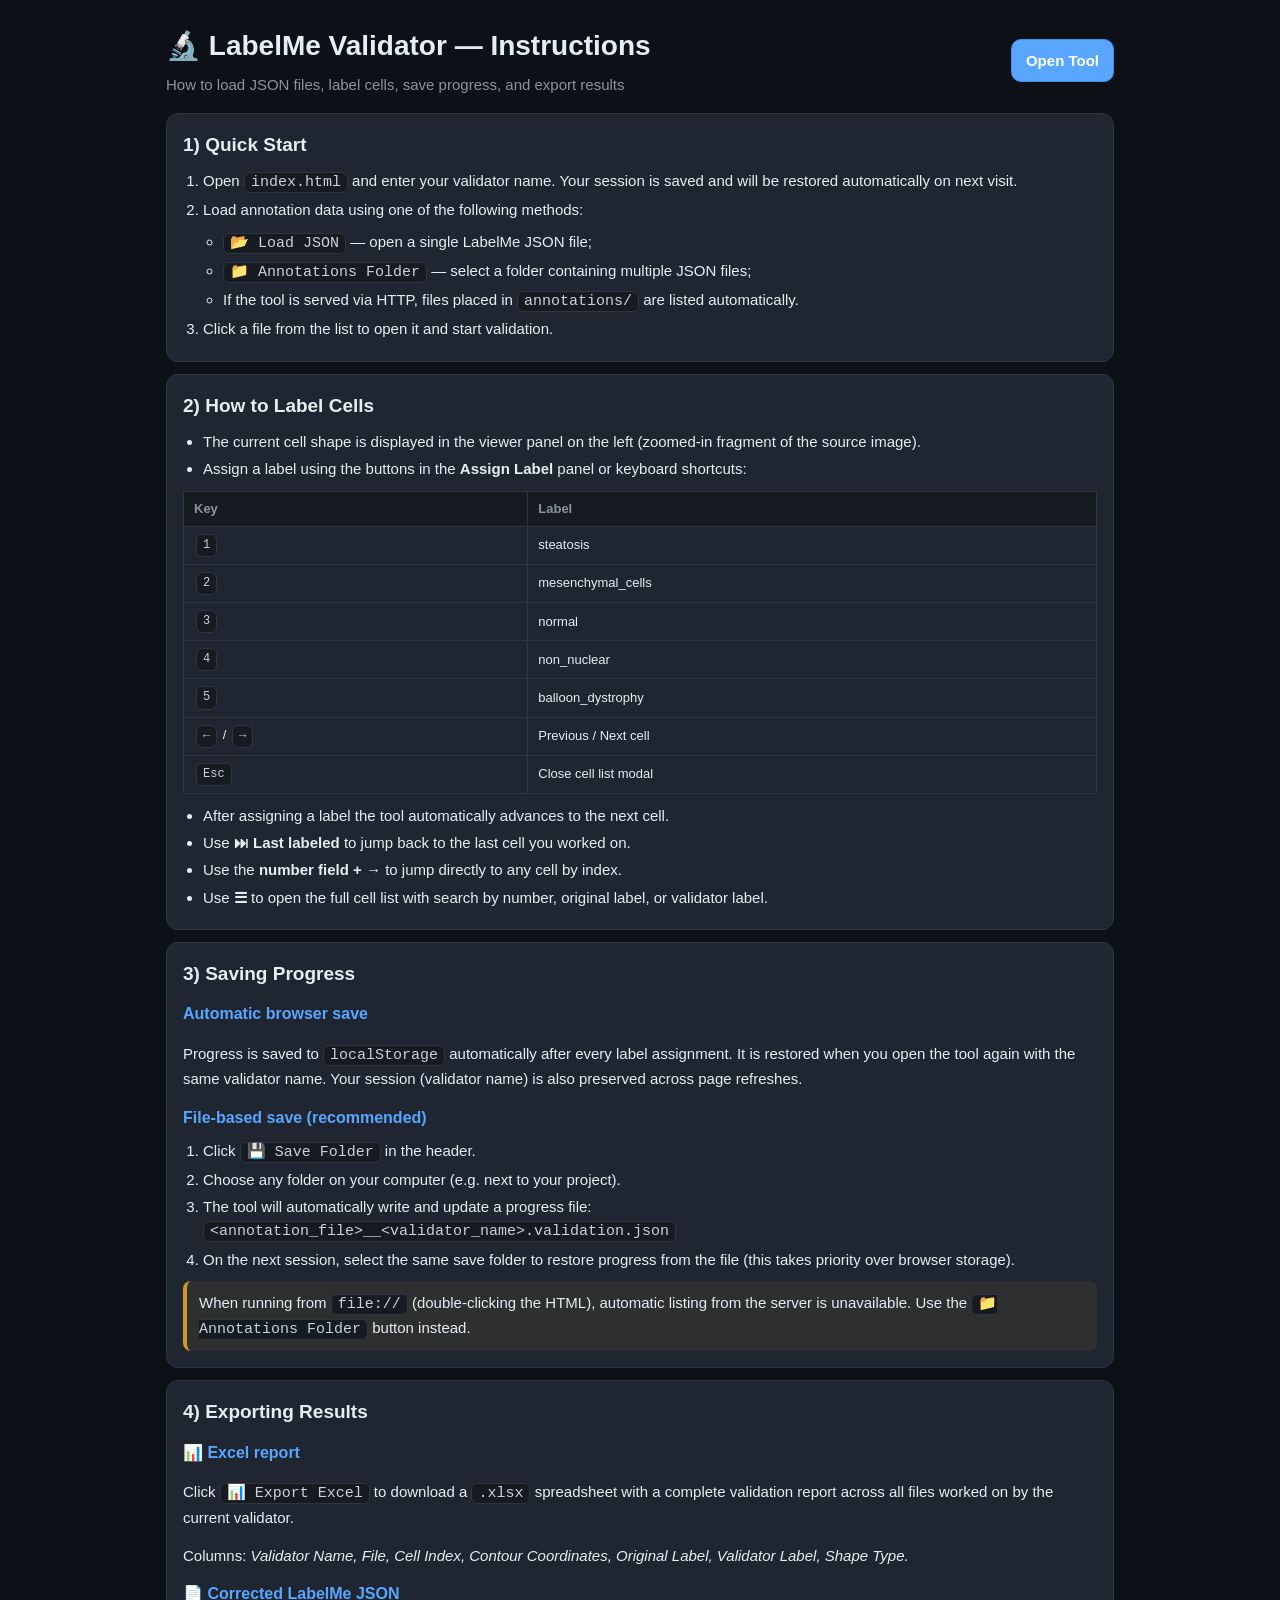
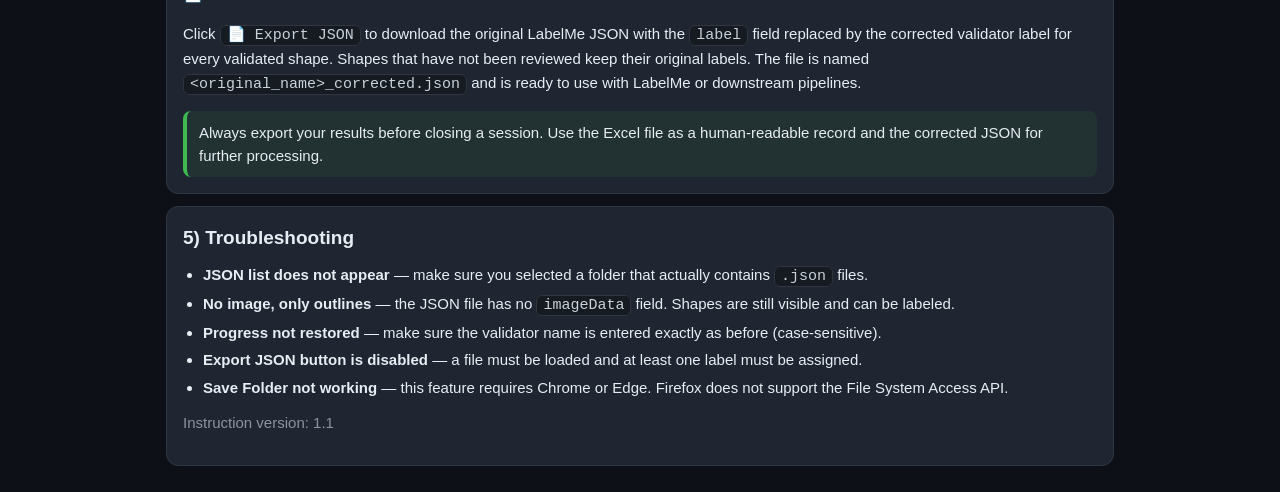
<file: instruction.html>
<!doctype html>
<html lang="en">
<head>
  <meta charset="UTF-8" />
  <meta name="viewport" content="width=device-width, initial-scale=1.0" />
  <title>LabelMe Validator — Instructions</title>
  <style>
    :root{
      --bg:#0d1117;
      --bg2:#161b22;
      --card:#1f2631;
      --text:#e6edf3;
      --muted:#8b949e;
      --border:#30363d;
      --blue:#58a6ff;
      --green:#3fb950;
      --yellow:#d29922;
    }
    *{box-sizing:border-box}
    body{
      margin:0;
      background:var(--bg);
      color:var(--text);
      font:15px/1.55 -apple-system,BlinkMacSystemFont,"Segoe UI",Roboto,Arial,sans-serif;
    }
    .wrap{
      max-width:980px;
      margin:0 auto;
      padding:24px 16px 40px;
    }
    .top{
      display:flex;
      gap:10px;
      align-items:center;
      justify-content:space-between;
      flex-wrap:wrap;
      margin-bottom:16px;
    }
    .title{
      font-size:28px;
      margin:0;
    }
    .sub{
      color:var(--muted);
      margin:6px 0 0;
    }
    .btn{
      display:inline-block;
      text-decoration:none;
      color:white;
      background:var(--blue);
      border:1px solid #3f8eea;
      border-radius:10px;
      padding:9px 14px;
      font-weight:600;
    }
    .card{
      background:var(--card);
      border:1px solid var(--border);
      border-radius:12px;
      padding:16px;
      margin-top:12px;
    }
    h2{
      margin:0 0 10px;
      font-size:19px;
    }
    h3{
      margin:14px 0 8px;
      font-size:16px;
      color:var(--blue);
    }
    ol, ul{
      margin:8px 0 0 20px;
      padding:0;
    }
    li{margin-bottom:4px}
    code{
      background:var(--bg2);
      border:1px solid var(--border);
      border-radius:6px;
      padding:1px 6px;
      color:#c9d1d9;
    }
    .note{
      border-left:4px solid var(--yellow);
      background:rgba(210,153,34,.08);
      padding:10px 12px;
      border-radius:8px;
      margin-top:10px;
    }
    .ok{
      border-left:4px solid var(--green);
      background:rgba(63,185,80,.08);
      padding:10px 12px;
      border-radius:8px;
      margin-top:10px;
    }
    .kbd{
      display:inline-block;
      min-width:20px;
      text-align:center;
      padding:1px 6px;
      margin:0 2px;
      border-radius:6px;
      border:1px solid var(--border);
      background:var(--bg2);
      font:12px/1.6 monospace;
      color:#c9d1d9;
    }
    table{width:100%;border-collapse:collapse;margin-top:10px;font-size:13px}
    th,td{padding:7px 10px;border:1px solid var(--border);text-align:left}
    th{background:var(--bg2);color:var(--muted)}
    .muted{color:var(--muted)}
  </style>
</head>
<body>
  <div class="wrap">
    <div class="top">
      <div>
        <h1 class="title">🔬 LabelMe Validator — Instructions</h1>
        <p class="sub">How to load JSON files, label cells, save progress, and export results</p>
      </div>
      <a class="btn" href="index.html">Open Tool</a>
    </div>

    <section class="card">
      <h2>1) Quick Start</h2>
      <ol>
        <li>Open <code>index.html</code> and enter your validator name. Your session is saved and will be restored automatically on next visit.</li>
        <li>Load annotation data using one of the following methods:
          <ul>
            <li><code>📂 Load JSON</code> — open a single LabelMe JSON file;</li>
            <li><code>📁 Annotations Folder</code> — select a folder containing multiple JSON files;</li>
            <li>If the tool is served via HTTP, files placed in <code>annotations/</code> are listed automatically.</li>
          </ul>
        </li>
        <li>Click a file from the list to open it and start validation.</li>
      </ol>
    </section>

    <section class="card">
      <h2>2) How to Label Cells</h2>
      <ul>
        <li>The current cell shape is displayed in the viewer panel on the left (zoomed-in fragment of the source image).</li>
        <li>Assign a label using the buttons in the <b>Assign Label</b> panel or keyboard shortcuts:</li>
      </ul>
      <table>
        <tr><th>Key</th><th>Label</th></tr>
        <tr><td><span class="kbd">1</span></td><td>steatosis</td></tr>
        <tr><td><span class="kbd">2</span></td><td>mesenchymal_cells</td></tr>
        <tr><td><span class="kbd">3</span></td><td>normal</td></tr>
        <tr><td><span class="kbd">4</span></td><td>non_nuclear</td></tr>
        <tr><td><span class="kbd">5</span></td><td>balloon_dystrophy</td></tr>
        <tr><td><span class="kbd">←</span> / <span class="kbd">→</span></td><td>Previous / Next cell</td></tr>
        <tr><td><span class="kbd">Esc</span></td><td>Close cell list modal</td></tr>
      </table>
      <ul style="margin-top:10px">
        <li>After assigning a label the tool automatically advances to the next cell.</li>
        <li>Use <b>⏭ Last labeled</b> to jump back to the last cell you worked on.</li>
        <li>Use the <b>number field + →</b> to jump directly to any cell by index.</li>
        <li>Use <b>☰</b> to open the full cell list with search by number, original label, or validator label.</li>
      </ul>
    </section>

    <section class="card">
      <h2>3) Saving Progress</h2>
      <h3>Automatic browser save</h3>
      <p>Progress is saved to <code>localStorage</code> automatically after every label assignment. It is restored when you open the tool again with the same validator name. Your session (validator name) is also preserved across page refreshes.</p>

      <h3>File-based save (recommended)</h3>
      <ol>
        <li>Click <code>💾 Save Folder</code> in the header.</li>
        <li>Choose any folder on your computer (e.g. next to your project).</li>
        <li>The tool will automatically write and update a progress file:<br>
          <code>&lt;annotation_file&gt;__&lt;validator_name&gt;.validation.json</code></li>
        <li>On the next session, select the same save folder to restore progress from the file (this takes priority over browser storage).</li>
      </ol>

      <div class="note">
        When running from <code>file://</code> (double-clicking the HTML), automatic listing from the server is unavailable. Use the <code>📁 Annotations Folder</code> button instead.
      </div>
    </section>

    <section class="card">
      <h2>4) Exporting Results</h2>

      <h3>📊 Excel report</h3>
      <p>Click <code>📊 Export Excel</code> to download a <code>.xlsx</code> spreadsheet with a complete validation report across all files worked on by the current validator.</p>
      <p>Columns: <i>Validator Name, File, Cell Index, Contour Coordinates, Original Label, Validator Label, Shape Type.</i></p>

      <h3>📄 Corrected LabelMe JSON</h3>
      <p>Click <code>📄 Export JSON</code> to download the original LabelMe JSON with the <code>label</code> field replaced by the corrected validator label for every validated shape. Shapes that have not been reviewed keep their original labels. The file is named <code>&lt;original_name&gt;_corrected.json</code> and is ready to use with LabelMe or downstream pipelines.</p>

      <div class="ok">
        Always export your results before closing a session. Use the Excel file as a human-readable record and the corrected JSON for further processing.
      </div>
    </section>

    <section class="card">
      <h2>5) Troubleshooting</h2>
      <ul>
        <li><b>JSON list does not appear</b> — make sure you selected a folder that actually contains <code>.json</code> files.</li>
        <li><b>No image, only outlines</b> — the JSON file has no <code>imageData</code> field. Shapes are still visible and can be labeled.</li>
        <li><b>Progress not restored</b> — make sure the validator name is entered exactly as before (case-sensitive).</li>
        <li><b>Export JSON button is disabled</b> — a file must be loaded and at least one label must be assigned.</li>
        <li><b>Save Folder not working</b> — this feature requires Chrome or Edge. Firefox does not support the File System Access API.</li>
      </ul>
      <p class="muted" style="margin-top:12px">Instruction version: 1.1</p>
    </section>
  </div>
</body>
</html>
</file>
